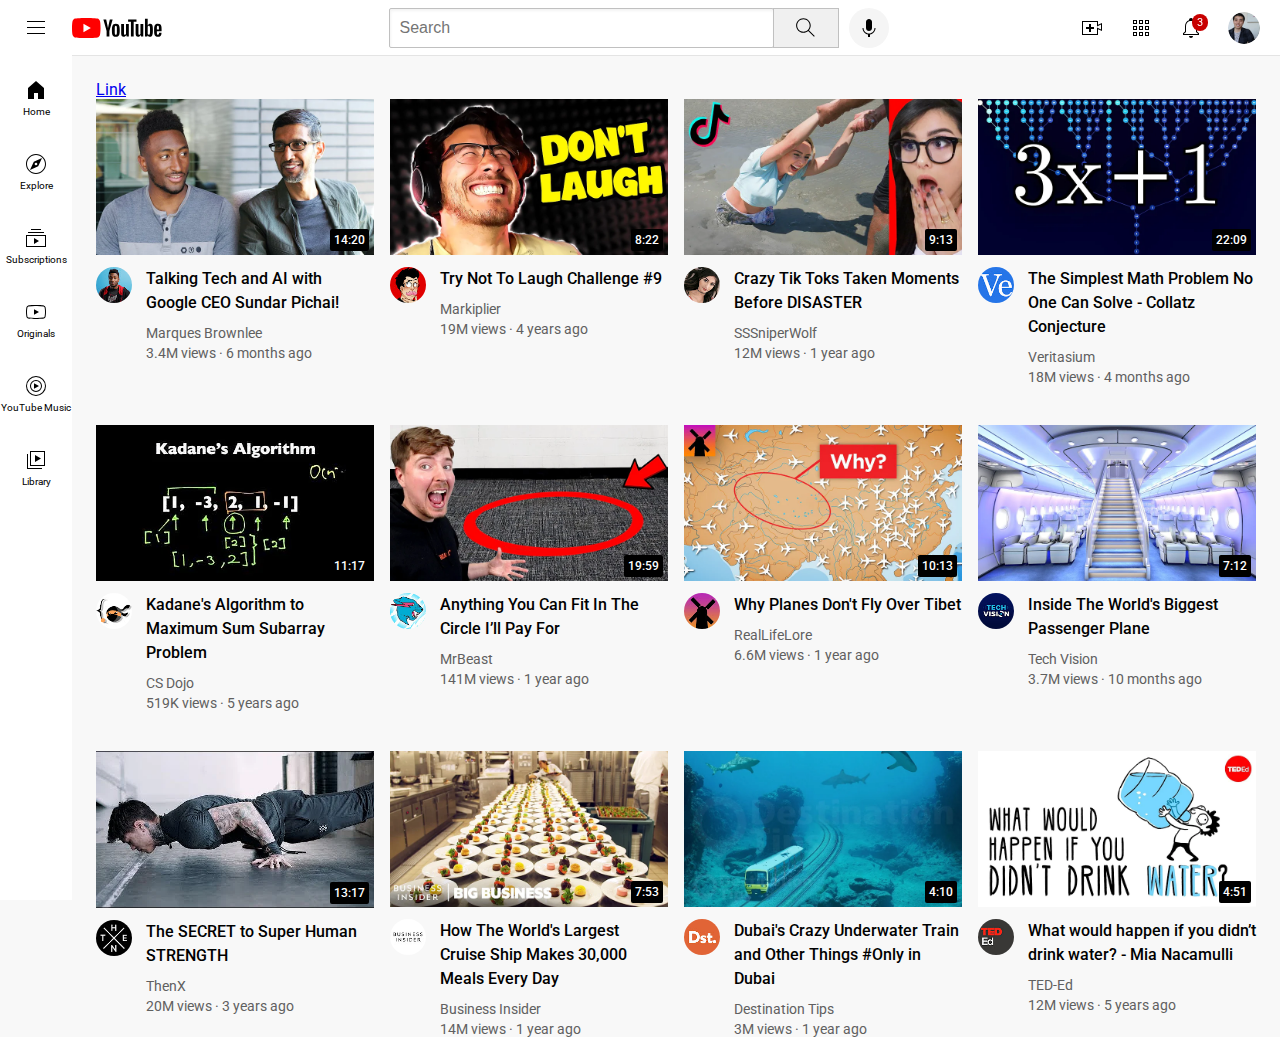
<file: index.html>
<!DOCTYPE html>
<html>
  <head>
    <title>YouTube.com Clone</title>

    <link rel="preconnect" href="https://fonts.googleapis.com">
    <link rel="preconnect" href="https://fonts.gstatic.com" crossorigin>
    <link href="https://fonts.googleapis.com/css2?family=Roboto:wght@400;500;700&display=swap" rel="stylesheet">

    <link rel="stylesheet" href="styles/general.css">
    <link rel="stylesheet" href="styles/header.css">
    <link rel="stylesheet" href="styles/video.css">
    <link rel="stylesheet" href="styles/sidebar.css">
  </head>
  <body>

    <a href="test.html">Link</a>
    <header class="header">
      <div class="left-section">
        <img class="hamburger-menu" src="icons/hamburger-menu.svg">
        <img class="youtube-logo" src="icons/youtube-logo.svg">
      </div>
      <div class="middle-section">
        <input class="search-bar" type="text" placeholder="Search">
        <button class="search-button">
          <img class="search-icon" src="icons/search.svg">
          <div class="tooltip">Search</div>
        </button>
        <!-- Put position absolute inside position relative -->
        <button class="voice-search-button">
          <img class="voice-search-icon" src="icons/voice-search-icon.svg">
          <div class="tooltip">Search with your voice</div>
        </button>
      </div>
      <div class="right-section">
        <div class="upload-icon-container">
          <img class="upload-icon" src="icons/upload.svg">
          <div class="tooltip">Create</div>
        </div>
        <div class="youtube-apps-icon-container">
          <img class="youtube-apps-icon" src="icons/youtube-apps.svg">
          <div class="tooltip">YouTube Apps</div>
        </div>
        <div class="notifications-icon-container">
          <img class="notifications-icon" src="icons/notifications.svg">
          <div class="notifications-count">3</div>
          <div class="tooltip">Notifications</div>
        </div>
        <img class="current-user-picture" src="channel-pictures/my-channel.jpeg">
      </div>
    </header>

    <nav class="sidebar">
      <div class="sidebar-link">
        <img src="icons/home.svg">
        <div>Home</div>
      </div>
      <div class="sidebar-link">
        <img src="icons/explore.svg">
        <div>Explore</div>
      </div>
      <div class="sidebar-link">
        <img src="icons/subscriptions.svg">
        <div>Subscriptions</div>
      </div>
      <div class="sidebar-link">
        <img src="icons/originals.svg">
        <div>Originals</div>
      </div>
      <div class="sidebar-link">
        <img src="icons/youtube-music.svg">
        <div>YouTube Music</div>
      </div>
      <div class="sidebar-link">
        <img src="icons/library.svg">
        <div>Library</div>
      </div>
    </nav>

    <main>
      <section class="video-grid">
        <div class="video-preview">
          <div class="thumbnail-row">
            <img class="thumbnail" src="thumbnails/thumbnail-1.webp">
            <div class="video-time">14:20</div>
          </div>
          <div class="video-info-grid">
            <div class="channel-picture">
              <img class="profile-picture" src="channel-pictures/channel-1.jpeg">
            </div>
            <div class="video-info">
              <p class="video-title">
                Talking Tech and AI with Google CEO Sundar Pichai!
              </p>
              <p class="video-author">
                Marques Brownlee
              </p>
              <p class="video-stats">
                3.4M views &#183; 6 months ago
              </p>
            </div>
          </div>
        </div>

        <div class="video-preview">
          <div class="thumbnail-row">
            <img class="thumbnail" src="thumbnails/thumbnail-2.webp">
            <div class="video-time">8:22</div>
          </div>
          <div class="video-info-grid">
            <div class="channel-picture">
              <img class="profile-picture" src="channel-pictures/channel-2.jpeg">
            </div>
            <div class="video-info">
              <p class="video-title">
                Try Not To Laugh Challenge #9
              </p>
              <p class="video-author">
                Markiplier
              </p>
              <p class="video-stats">
                19M views &#183; 4 years ago
              </p>
            </div>
          </div>
        </div>

        <div class="video-preview">
          <div class="thumbnail-row">
            <img class="thumbnail" src="thumbnails/thumbnail-3.webp">
            <div class="video-time">9:13</div>
          </div>
          <div class="video-info-grid">
            <div class="channel-picture">
              <img class="profile-picture" src="channel-pictures/channel-3.jpeg">
            </div>
            <div class="video-info">
              <p class="video-title">
                Crazy Tik Toks Taken Moments Before DISASTER
              </p>
              <p class="video-author">
                SSSniperWolf
              </p>
              <p class="video-stats">
                12M views &#183; 1 year ago
              </p>
            </div>
          </div>
        </div>

        <div class="video-preview">
          <div class="thumbnail-row">
            <img class="thumbnail" src="thumbnails/thumbnail-4.webp">
            <div class="video-time">22:09</div>
          </div>
          <div class="video-info-grid">
            <div class="channel-picture">
              <img class="profile-picture" src="channel-pictures/channel-4.jpeg">
            </div>
            <div class="video-info">
              <p class="video-title">
                The Simplest Math Problem No One Can Solve - Collatz Conjecture
              </p>
              <p class="video-author">
                Veritasium
              </p>
              <p class="video-stats">
                18M views &#183; 4 months ago
              </p>
            </div>
          </div>
        </div>

        <div class="video-preview">
          <div class="thumbnail-row">
            <img class="thumbnail" src="thumbnails/thumbnail-5.webp">
            <div class="video-time">11:17</div>
          </div>
          <div class="video-info-grid">
            <div class="channel-picture">
              <img class="profile-picture" src="channel-pictures/channel-5.jpeg">
            </div>
            <div class="video-info">
              <p class="video-title">
                Kadane's Algorithm to Maximum Sum Subarray Problem
              </p>
              <p class="video-author">
                CS Dojo
              </p>
              <p class="video-stats">
                519K views &#183; 5 years ago
              </p>
            </div>
          </div>
        </div>

        <div class="video-preview">
          <div class="thumbnail-row">
            <img class="thumbnail" src="thumbnails/thumbnail-6.webp">
            <div class="video-time">19:59</div>
          </div>
          <div class="video-info-grid">
            <div class="channel-picture">
              <img class="profile-picture" src="channel-pictures/channel-6.jpeg">
            </div>
            <div class="video-info">
              <p class="video-title">
                Anything You Can Fit In The Circle I’ll Pay For
              </p>
              <p class="video-author">
                MrBeast
              </p>
              <p class="video-stats">
                141M views &#183; 1 year ago
              </p>
            </div>
          </div>
        </div>

        <div class="video-preview">
          <div class="thumbnail-row">
            <img class="thumbnail" src="thumbnails/thumbnail-7.webp">
            <div class="video-time">10:13</div>
          </div>
          <div class="video-info-grid">
            <div class="channel-picture">
              <img class="profile-picture" src="channel-pictures/channel-7.jpeg">
            </div>
            <div class="video-info">
              <p class="video-title">
                Why Planes Don't Fly Over Tibet
              </p>
              <p class="video-author">
                RealLifeLore
              </p>
              <p class="video-stats">
                6.6M views &#183; 1 year ago
              </p>
            </div>
          </div>
        </div>

        <div class="video-preview">
          <div class="thumbnail-row">
            <img class="thumbnail" src="thumbnails/thumbnail-8.webp">
            <div class="video-time">7:12</div>
          </div>
          <div class="video-info-grid">
            <div class="channel-picture">
              <img class="profile-picture" src="channel-pictures/channel-8.jpeg">
            </div>
            <div class="video-info">
              <p class="video-title">
                Inside The World's Biggest Passenger Plane
              </p>
              <p class="video-author">
                Tech Vision
              </p>
              <p class="video-stats">
                3.7M views &#183; 10 months ago
              </p>
            </div>
          </div>
        </div>

        <div class="video-preview">
          <div class="thumbnail-row">
            <img class="thumbnail" src="thumbnails/thumbnail-9.webp">
            <div class="video-time">13:17</div>
          </div>
          <div class="video-info-grid">
            <div class="channel-picture">
              <img class="profile-picture" src="channel-pictures/channel-9.jpeg">
            </div>
            <div class="video-info">
              <p class="video-title">
                The SECRET to Super Human STRENGTH
              </p>
              <p class="video-author">
                ThenX
              </p>
              <p class="video-stats">
                20M views &#183; 3 years ago
              </p>
            </div>
          </div>
        </div>

        <div class="video-preview">
          <div class="thumbnail-row">
            <img class="thumbnail" src="thumbnails/thumbnail-10.webp">
            <div class="video-time">7:53</div>
          </div>
          <div class="video-info-grid">
            <div class="channel-picture">
              <img class="profile-picture" src="channel-pictures/channel-10.jpeg">
            </div>
            <div class="video-info">
              <p class="video-title">
                How The World's Largest Cruise Ship Makes 30,000 Meals Every Day
              </p>
              <p class="video-author">
                Business Insider
              </p>
              <p class="video-stats">
                14M views &#183; 1 year ago
              </p>
            </div>
          </div>
        </div>

        <div class="video-preview">
          <div class="thumbnail-row">
            <img class="thumbnail" src="thumbnails/thumbnail-11.webp">
            <div class="video-time">4:10</div>
          </div>
          <div class="video-info-grid">
            <div class="channel-picture">
              <img class="profile-picture" src="channel-pictures/channel-11.jpeg">
            </div>
            <div class="video-info">
              <p class="video-title">
                Dubai's Crazy Underwater Train and Other Things #Only in Dubai
              </p>
              <p class="video-author">
                Destination Tips
              </p>
              <p class="video-stats">
                3M views &#183; 1 year ago
              </p>
            </div>
          </div>
        </div>

        <div class="video-preview">
          <div class="thumbnail-row">
            <img class="thumbnail" src="thumbnails/thumbnail-12.webp">
            <div class="video-time">4:51</div>
          </div>
          <div class="video-info-grid">
            <div class="channel-picture">
              <img class="profile-picture" src="channel-pictures/channel-12.jpeg">
            </div>
            <div class="video-info">
              <p class="video-title">
                What would happen if you didn’t drink water? - Mia Nacamulli
              </p>
              <p class="video-author">
                TED-Ed
              </p>
              <p class="video-stats">
                12M views &#183; 5 years ago
              </p>
            </div>
          </div>
        </div>
      </section>
    </main>
  </body>
</html>
</file>
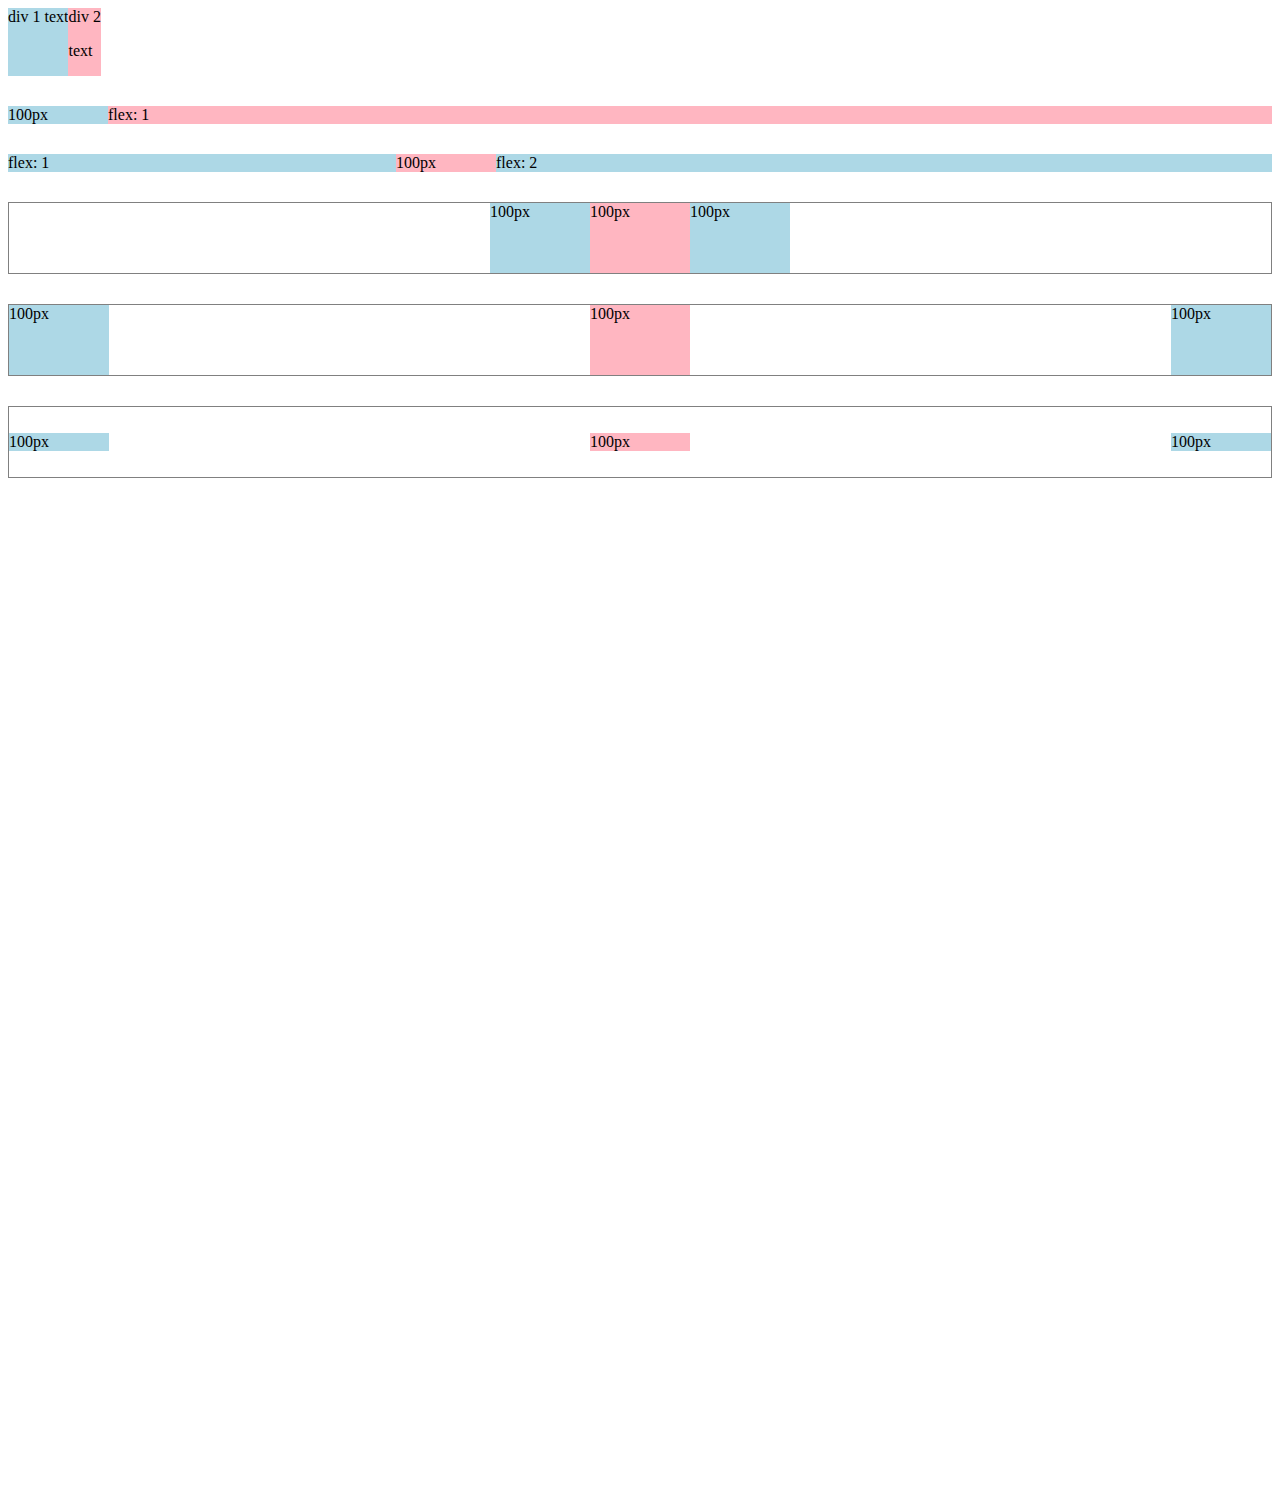
<file: flexbox.html>
<!DOCTYPE html>
<html>
  <head>
    <title>Flexbox Practice</title>
  </head>
  <body style="padding-bottom: 1000px;">
    <div style="
      display: flex;
      flex-direction: row;
    ">
      <div style="background-color: lightblue;">div 1 text</div>
      <div style="background-color: lightpink;">div 2 <p>text</p></div>
    </div>

    <div style="
      margin-top: 30px;
      display: flex;
      flex-direction: row;
    ">
      <div style="
        background-color: lightblue;
        width: 100px;
      ">100px</div>
      <div style="
        background-color: lightpink;
        flex: 1;
      ">flex: 1</div>
    </div>

    <div style="
      margin-top: 30px;
      display: flex;
      flex-direction: row;
    ">
      <div style="
        background-color: lightblue;
        flex: 1;
      ">flex: 1</div>
      <div style="
        background-color: lightpink;
        width: 100px;
      ">100px</div>
      <div style="
        background-color: lightblue;
        flex: 2;
      ">flex: 2</div>
    </div>

    <div style="
      margin-top: 30px;
      height: 70px;
      border-width: 1px;
      border-style: solid;
      border-color: gray;

      display: flex;
      flex-direction: row;
      justify-content: center;
    ">
      <div style="
        background-color: lightblue;
        width: 100px;
      ">100px</div>
      <div style="
        background-color: lightpink;
        width: 100px;
      ">100px</div>
      <div style="
        background-color: lightblue;
        width: 100px;
      ">100px</div>
    </div>

    <div style="
      margin-top: 30px;
      height: 70px;
      border-width: 1px;
      border-style: solid;
      border-color: gray;

      display: flex;
      flex-direction: row;
      justify-content: space-between;
    ">
      <div style="
        background-color: lightblue;
        width: 100px;
      ">100px</div>
      <div style="
        background-color: lightpink;
        width: 100px;
      ">100px</div>
      <div style="
        background-color: lightblue;
        width: 100px;
      ">100px</div>
    </div>

    <div style="
      margin-top: 30px;
      height: 70px;
      border-width: 1px;
      border-style: solid;
      border-color: gray;

      display: flex;
      flex-direction: row;
      justify-content: space-between;
      align-items: center;
    ">
      <div style="
        background-color: lightblue;
        width: 100px;
      ">100px</div>
      <div style="
        background-color: lightpink;
        width: 100px;
      ">100px</div>
      <div style="
        background-color: lightblue;
        width: 100px;
      ">100px</div>
    </div>
  </body>
</html>
</file>
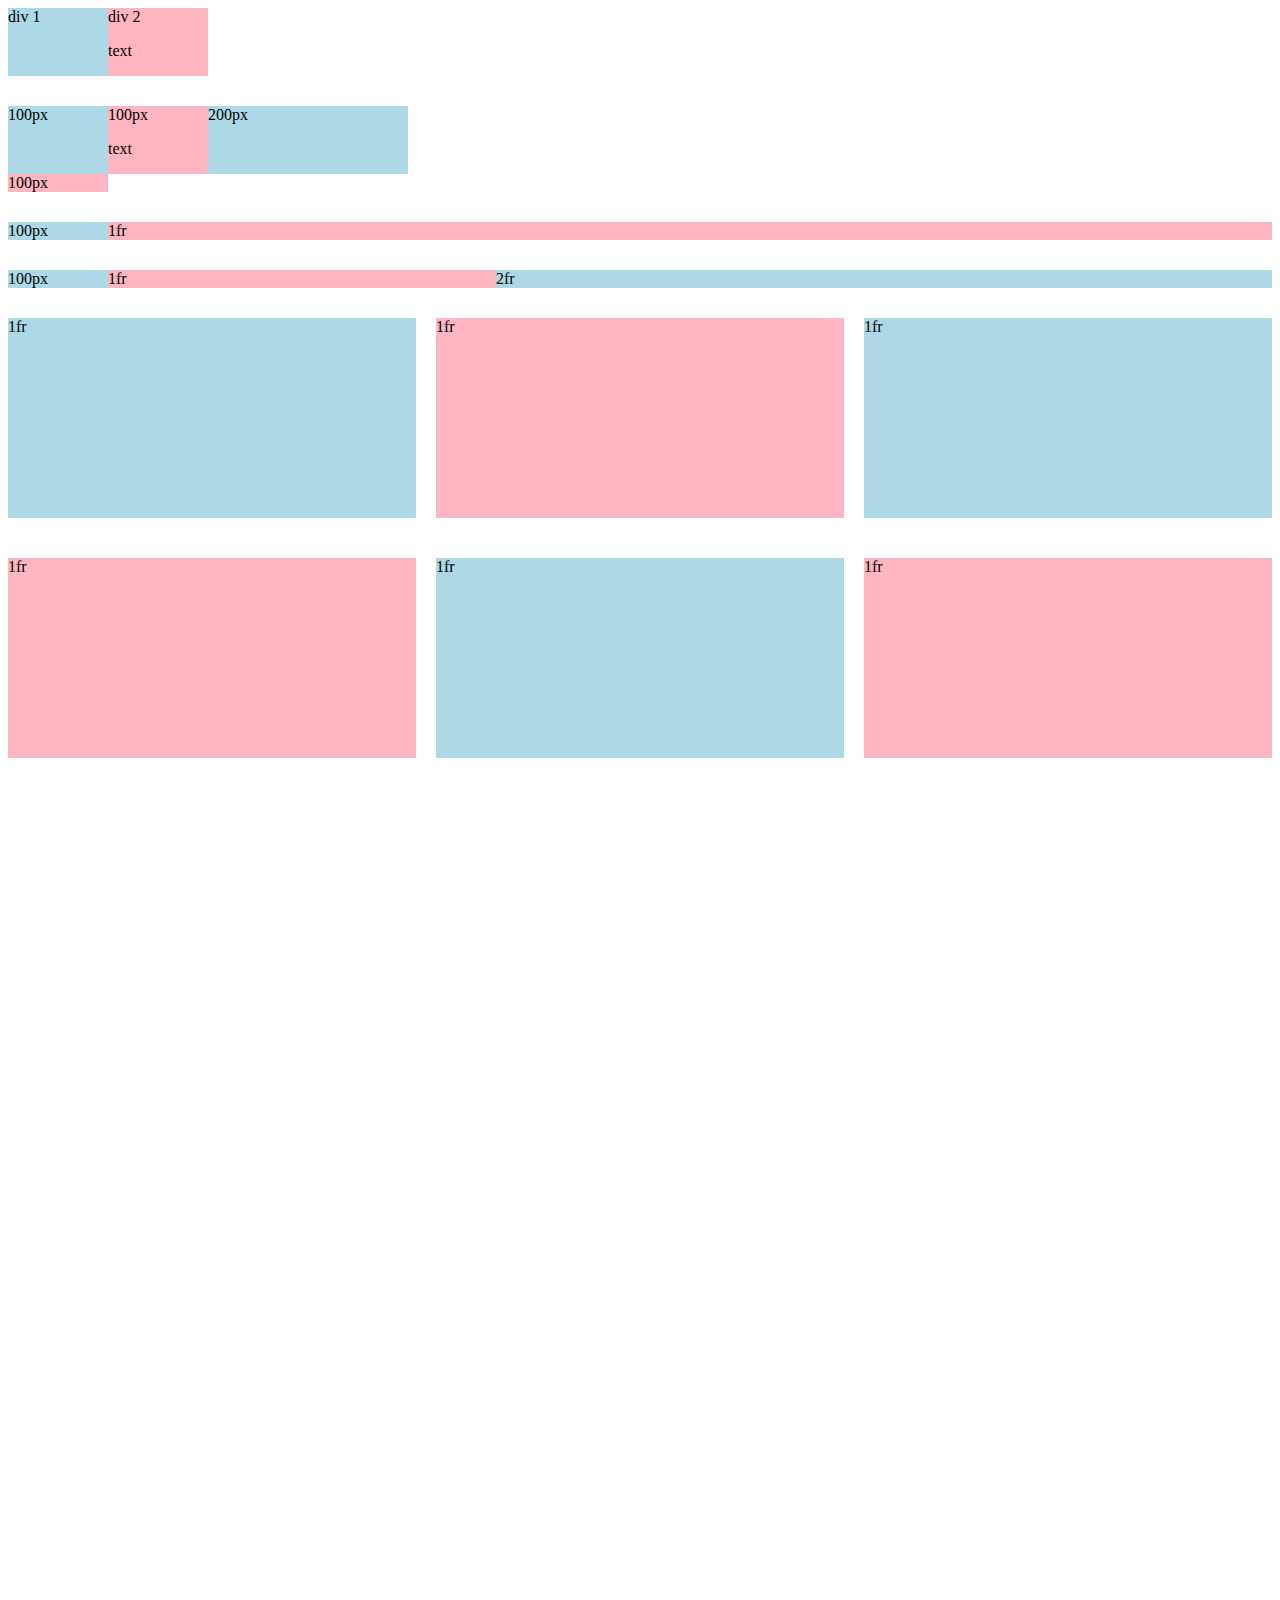
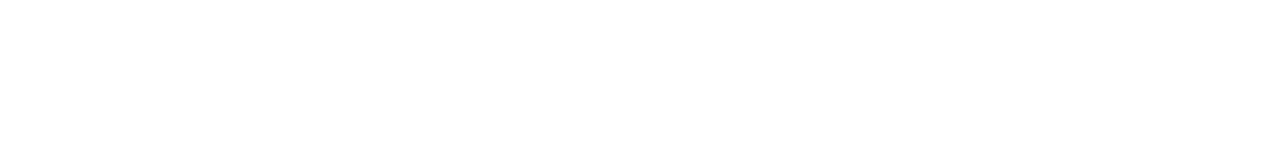
<file: grid.html>
<!DOCTYPE html>
<html>
  <head>
    <title>Grid Practice</title>
  </head>
  <body style="padding-bottom: 1000px;">
    <div style="
      display: grid;
      grid-template-columns: 100px 100px;
    ">
      <div style="background-color: lightblue;">div 1</div>
      <div style="background-color: lightpink;">div 2<p>text</p></div>
    </div>

    <div style="
      margin-top: 30px;
      display: grid;
      grid-template-columns: 100px 100px 200px;
    ">
      <div style="background-color: lightblue;">100px</div>
      <div style="background-color: lightpink;">100px<p>text</p></div>
      <div style="background-color: lightblue;">200px</div>
      <div style="background-color: lightpink;">100px</div>
    </div>

    <div style="
      margin-top: 30px;
      display: grid;
      grid-template-columns: 100px 1fr;
    ">
      <div style="background-color: lightblue;">100px</div>
      <div style="background-color: lightpink;">1fr</div>
    </div>

    <div style="
      margin-top: 30px;
      display: grid;
      grid-template-columns: 100px 1fr 2fr;
    ">
      <div style="background-color: lightblue;">100px</div>
      <div style="background-color: lightpink;">1fr</div>
      <div style="background-color: lightblue;">2fr</div>
    </div>

    <div style="
      margin-top: 30px;
      display: grid;
      grid-template-columns: 1fr 1fr 1fr;
      column-gap: 20px;
      row-gap: 40px;
    ">
      <div style="background-color: lightblue; height: 200px;">1fr</div>
      <div style="background-color: lightpink; height: 200px;">1fr</div>
      <div style="background-color: lightblue; height: 200px;">1fr</div>
      <div style="background-color: lightpink; height: 200px;">1fr</div>
      <div style="background-color: lightblue; height: 200px;">1fr</div>
      <div style="background-color: lightpink; height: 200px;">1fr</div>
    </div>
  </body>
</html>
</file>
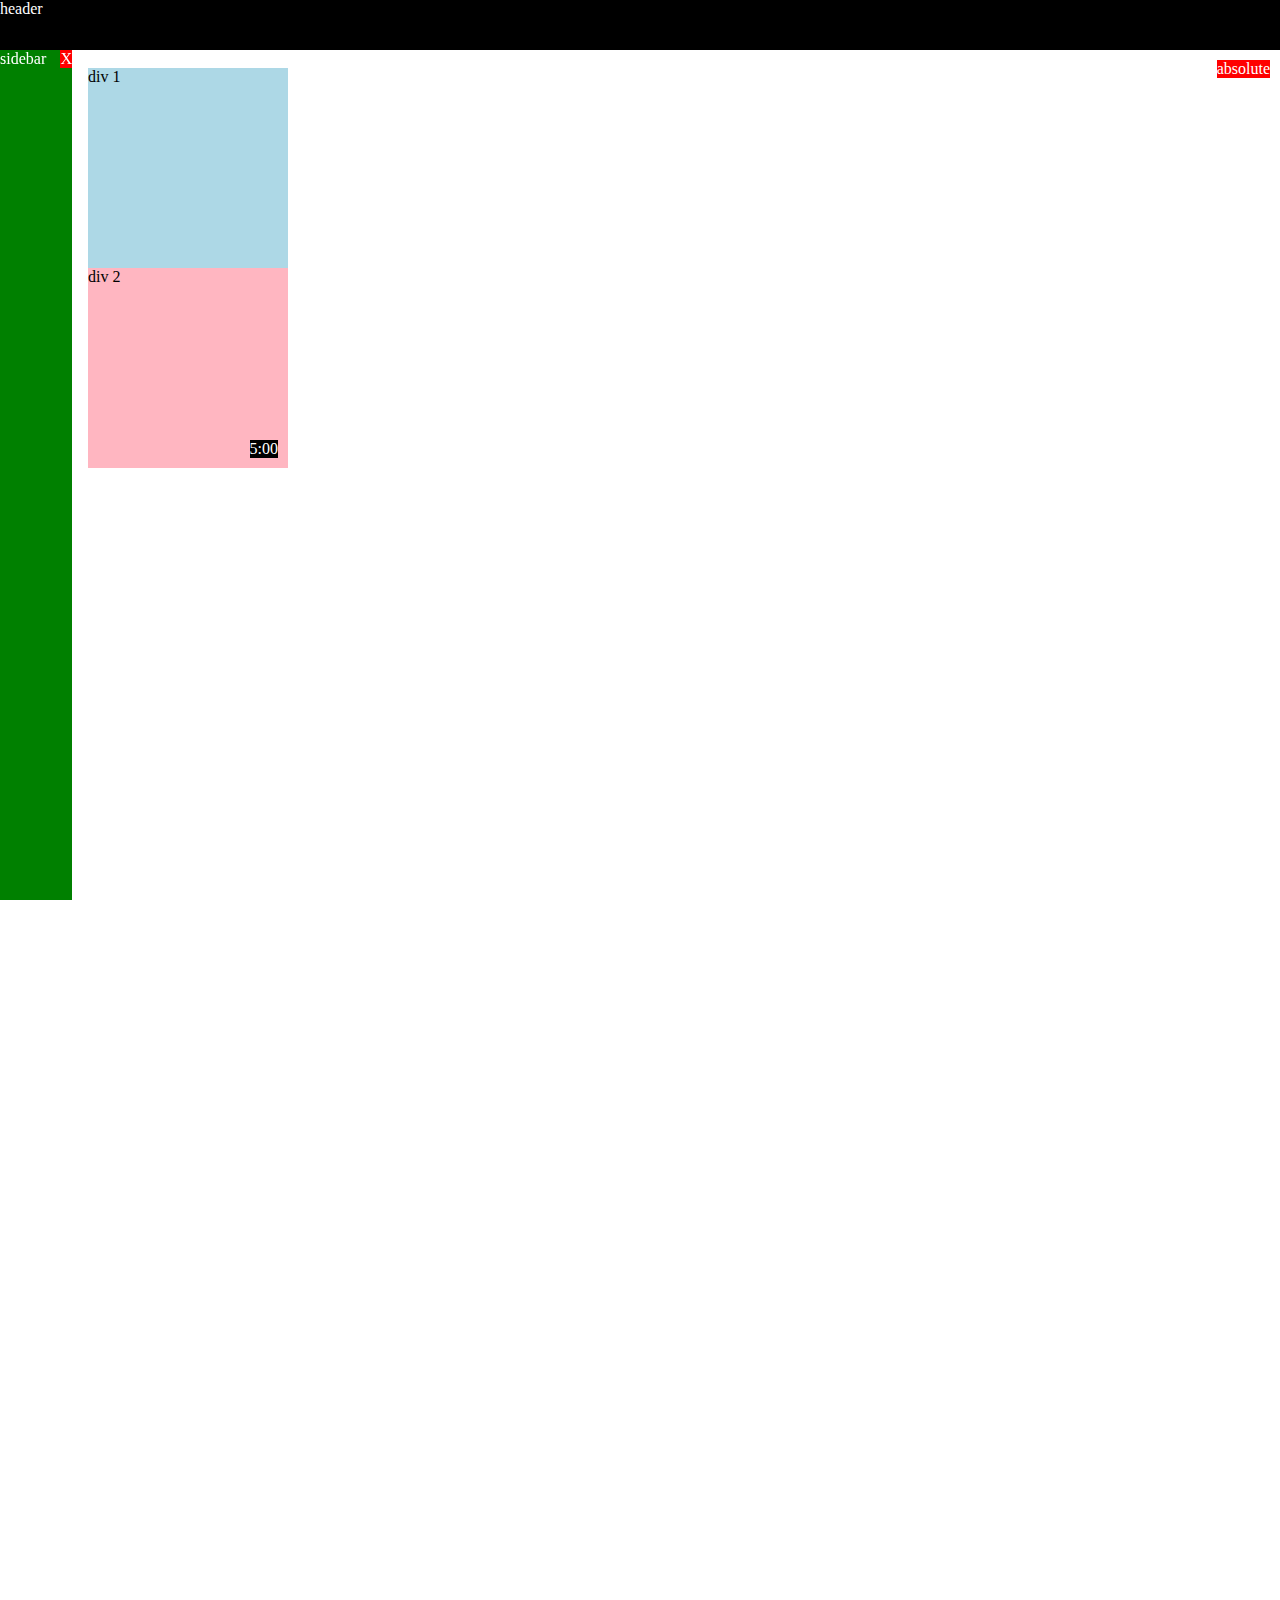
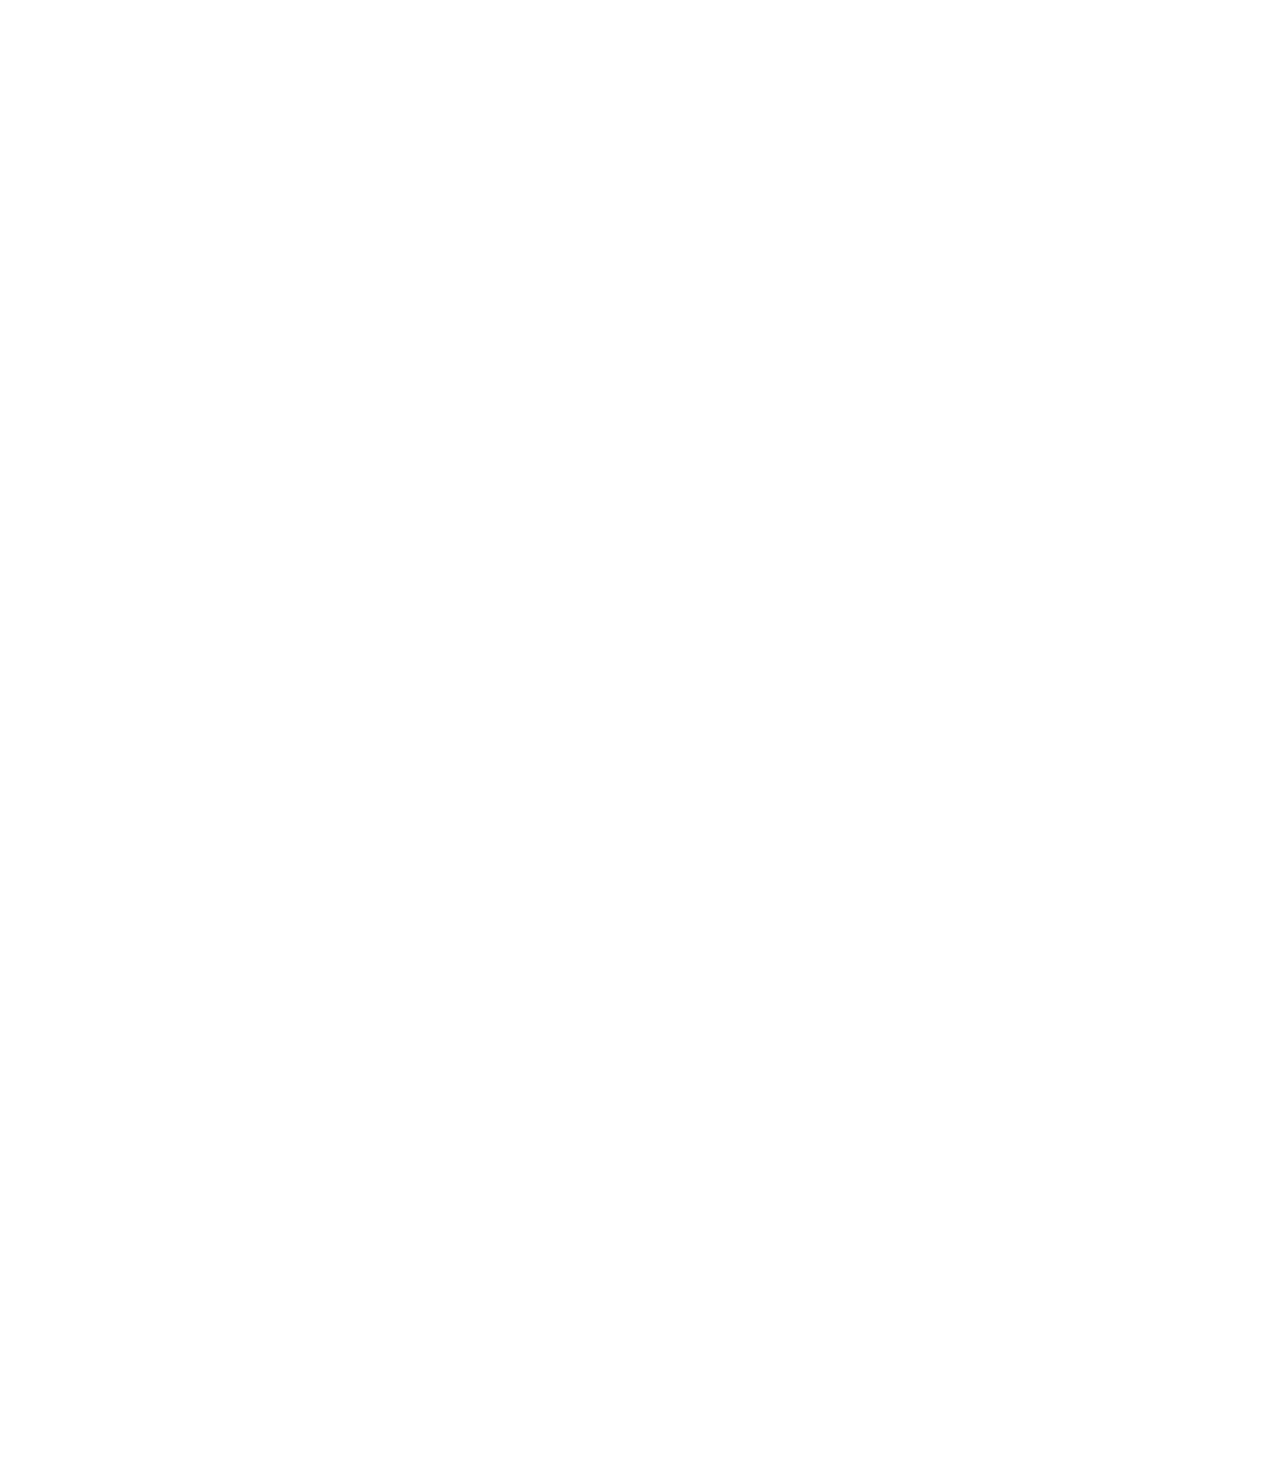
<file: position.html>
<!DOCTYPE html>
<html>
  <head>
    <title>Position Practice</title>
  </head>
  <body style="
    height: 3000px;
    padding-top: 60px;
    padding-left: 80px;
  ">
    <div style="
      background-color: black;
      color: white;
      position: fixed;
      top: 0;
      left: 0;
      right: 0;
      height: 50px;
      z-index: 100;
    ">header</div>

    <div style="
      background-color: green;
      color: white;
      position: fixed;
      left: 0;
      bottom: 0;
      top: 50px;
      width: 72px;
    ">
      sidebar
      <div style="
        position: absolute;
        background-color: red;
        color: white;
        top: 0;
        right: 0;
      ">
        X
      </div>
    </div>

    <div style="
      position: absolute;
      background-color: red;
      color: white;
      top: 60px;
      right: 10px;
    ">
      absolute
    </div>

    <div style="
      background-color: lightblue;
      height: 200px;
      width: 200px;
      position: static;
    ">div 1</div>
    <div style="
      background-color: lightpink;
      height: 200px;
      width: 200px;
      position: relative;
    ">
      div 2
      <div style="
        position: absolute;
        background-color: black;
        color: white;
        bottom: 10px;
        right: 10px;
      ">
        5:00
      </div>
    </div>

  </body>
</html>
</file>
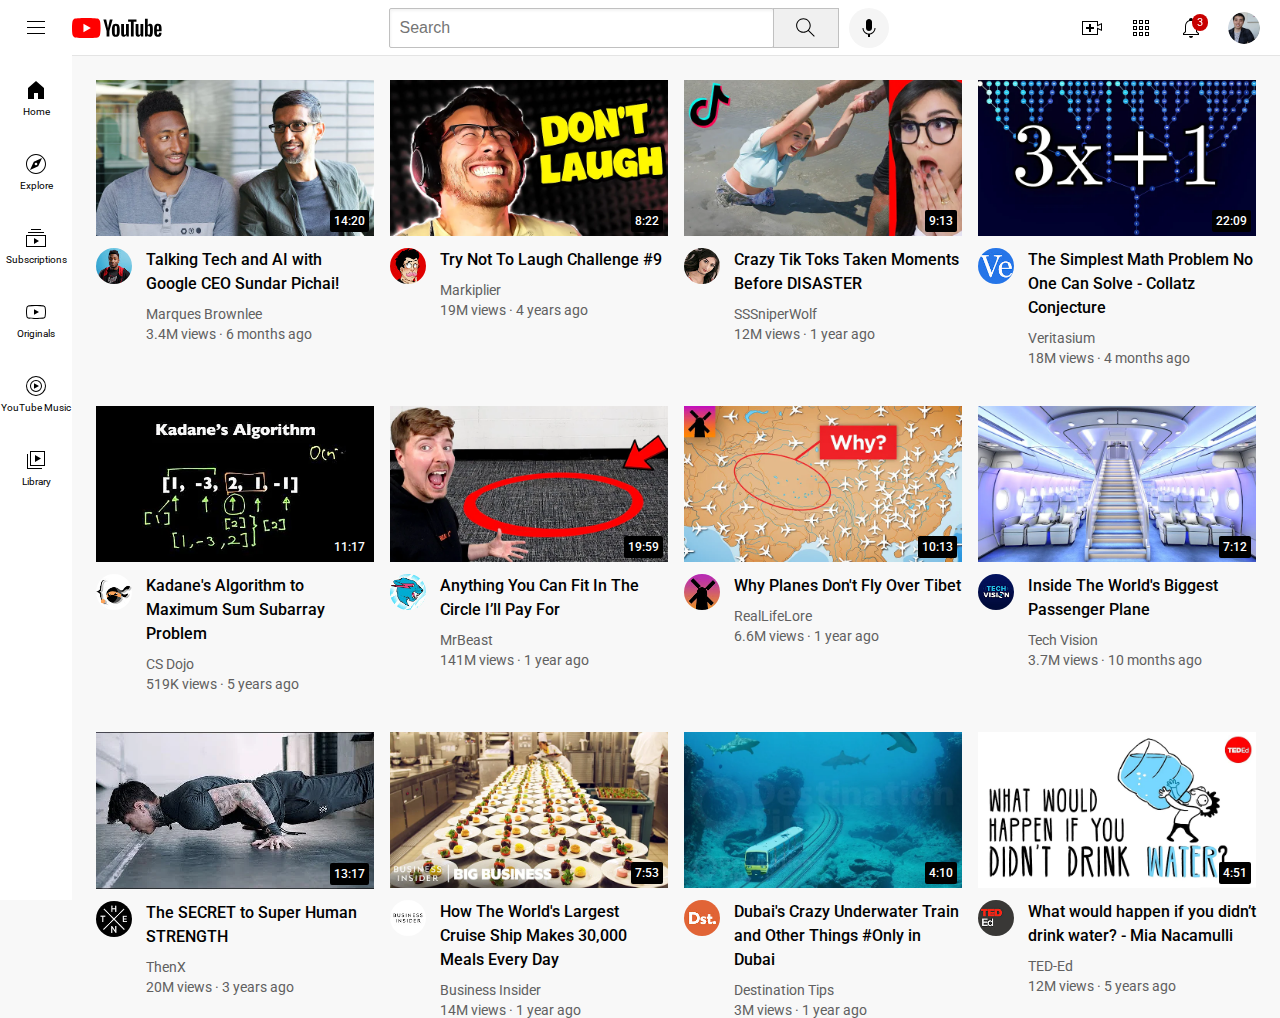
<file: youtube.html>
<!DOCTYPE html>
<html>
  <head>
    <title>YouTube.com Clone</title>

    <link rel="preconnect" href="https://fonts.googleapis.com">
    <link rel="preconnect" href="https://fonts.gstatic.com" crossorigin>
    <link href="https://fonts.googleapis.com/css2?family=Roboto:wght@400;500;700&display=swap" rel="stylesheet">

    <link rel="stylesheet" href="styles/general.css">
    <link rel="stylesheet" href="styles/header.css">
    <link rel="stylesheet" href="styles/video.css">
    <link rel="stylesheet" href="styles/sidebar.css">
  </head>
  <body>
    <header class="header">
      <div class="left-section">
        <img class="hamburger-menu" src="icons/hamburger-menu.svg">
        <img class="youtube-logo" src="icons/youtube-logo.svg">
      </div>
      <div class="middle-section">
        <input class="search-bar" type="text" placeholder="Search">
        <button class="search-button">
          <img class="search-icon" src="icons/search.svg">
          <div class="tooltip">Search</div>
        </button>
        <!-- Put position absolute inside position relative -->
        <button class="voice-search-button">
          <img class="voice-search-icon" src="icons/voice-search-icon.svg">
          <div class="tooltip">Search with your voice</div>
        </button>
      </div>
      <div class="right-section">
        <div class="upload-icon-container">
          <img class="upload-icon" src="icons/upload.svg">
          <div class="tooltip">Create</div>
        </div>
        <div class="youtube-apps-icon-container">
          <img class="youtube-apps-icon" src="icons/youtube-apps.svg">
          <div class="tooltip">YouTube Apps</div>
        </div>
        <div class="notifications-icon-container">
          <img class="notifications-icon" src="icons/notifications.svg">
          <div class="notifications-count">3</div>
          <div class="tooltip">Notifications</div>
        </div>
        <img class="current-user-picture" src="channel-pictures/my-channel.jpeg">
      </div>
    </header>

    <nav class="sidebar">
      <div class="sidebar-link">
        <img src="icons/home.svg">
        <div>Home</div>
      </div>
      <div class="sidebar-link">
        <img src="icons/explore.svg">
        <div>Explore</div>
      </div>
      <div class="sidebar-link">
        <img src="icons/subscriptions.svg">
        <div>Subscriptions</div>
      </div>
      <div class="sidebar-link">
        <img src="icons/originals.svg">
        <div>Originals</div>
      </div>
      <div class="sidebar-link">
        <img src="icons/youtube-music.svg">
        <div>YouTube Music</div>
      </div>
      <div class="sidebar-link">
        <img src="icons/library.svg">
        <div>Library</div>
      </div>
    </nav>

    <main>
      <section class="video-grid">
        <div class="video-preview">
          <div class="thumbnail-row">
            <img class="thumbnail" src="thumbnails/thumbnail-1.webp">
            <div class="video-time">14:20</div>
          </div>
          <div class="video-info-grid">
            <div class="channel-picture">
              <img class="profile-picture" src="channel-pictures/channel-1.jpeg">
            </div>
            <div class="video-info">
              <p class="video-title">
                Talking Tech and AI with Google CEO Sundar Pichai!
              </p>
              <p class="video-author">
                Marques Brownlee
              </p>
              <p class="video-stats">
                3.4M views &#183; 6 months ago
              </p>
            </div>
          </div>
        </div>

        <div class="video-preview">
          <div class="thumbnail-row">
            <img class="thumbnail" src="thumbnails/thumbnail-2.webp">
            <div class="video-time">8:22</div>
          </div>
          <div class="video-info-grid">
            <div class="channel-picture">
              <img class="profile-picture" src="channel-pictures/channel-2.jpeg">
            </div>
            <div class="video-info">
              <p class="video-title">
                Try Not To Laugh Challenge #9
              </p>
              <p class="video-author">
                Markiplier
              </p>
              <p class="video-stats">
                19M views &#183; 4 years ago
              </p>
            </div>
          </div>
        </div>

        <div class="video-preview">
          <div class="thumbnail-row">
            <img class="thumbnail" src="thumbnails/thumbnail-3.webp">
            <div class="video-time">9:13</div>
          </div>
          <div class="video-info-grid">
            <div class="channel-picture">
              <img class="profile-picture" src="channel-pictures/channel-3.jpeg">
            </div>
            <div class="video-info">
              <p class="video-title">
                Crazy Tik Toks Taken Moments Before DISASTER
              </p>
              <p class="video-author">
                SSSniperWolf
              </p>
              <p class="video-stats">
                12M views &#183; 1 year ago
              </p>
            </div>
          </div>
        </div>

        <div class="video-preview">
          <div class="thumbnail-row">
            <img class="thumbnail" src="thumbnails/thumbnail-4.webp">
            <div class="video-time">22:09</div>
          </div>
          <div class="video-info-grid">
            <div class="channel-picture">
              <img class="profile-picture" src="channel-pictures/channel-4.jpeg">
            </div>
            <div class="video-info">
              <p class="video-title">
                The Simplest Math Problem No One Can Solve - Collatz Conjecture
              </p>
              <p class="video-author">
                Veritasium
              </p>
              <p class="video-stats">
                18M views &#183; 4 months ago
              </p>
            </div>
          </div>
        </div>

        <div class="video-preview">
          <div class="thumbnail-row">
            <img class="thumbnail" src="thumbnails/thumbnail-5.webp">
            <div class="video-time">11:17</div>
          </div>
          <div class="video-info-grid">
            <div class="channel-picture">
              <img class="profile-picture" src="channel-pictures/channel-5.jpeg">
            </div>
            <div class="video-info">
              <p class="video-title">
                Kadane's Algorithm to Maximum Sum Subarray Problem
              </p>
              <p class="video-author">
                CS Dojo
              </p>
              <p class="video-stats">
                519K views &#183; 5 years ago
              </p>
            </div>
          </div>
        </div>

        <div class="video-preview">
          <div class="thumbnail-row">
            <img class="thumbnail" src="thumbnails/thumbnail-6.webp">
            <div class="video-time">19:59</div>
          </div>
          <div class="video-info-grid">
            <div class="channel-picture">
              <img class="profile-picture" src="channel-pictures/channel-6.jpeg">
            </div>
            <div class="video-info">
              <p class="video-title">
                Anything You Can Fit In The Circle I’ll Pay For
              </p>
              <p class="video-author">
                MrBeast
              </p>
              <p class="video-stats">
                141M views &#183; 1 year ago
              </p>
            </div>
          </div>
        </div>

        <div class="video-preview">
          <div class="thumbnail-row">
            <img class="thumbnail" src="thumbnails/thumbnail-7.webp">
            <div class="video-time">10:13</div>
          </div>
          <div class="video-info-grid">
            <div class="channel-picture">
              <img class="profile-picture" src="channel-pictures/channel-7.jpeg">
            </div>
            <div class="video-info">
              <p class="video-title">
                Why Planes Don't Fly Over Tibet
              </p>
              <p class="video-author">
                RealLifeLore
              </p>
              <p class="video-stats">
                6.6M views &#183; 1 year ago
              </p>
            </div>
          </div>
        </div>

        <div class="video-preview">
          <div class="thumbnail-row">
            <img class="thumbnail" src="thumbnails/thumbnail-8.webp">
            <div class="video-time">7:12</div>
          </div>
          <div class="video-info-grid">
            <div class="channel-picture">
              <img class="profile-picture" src="channel-pictures/channel-8.jpeg">
            </div>
            <div class="video-info">
              <p class="video-title">
                Inside The World's Biggest Passenger Plane
              </p>
              <p class="video-author">
                Tech Vision
              </p>
              <p class="video-stats">
                3.7M views &#183; 10 months ago
              </p>
            </div>
          </div>
        </div>

        <div class="video-preview">
          <div class="thumbnail-row">
            <img class="thumbnail" src="thumbnails/thumbnail-9.webp">
            <div class="video-time">13:17</div>
          </div>
          <div class="video-info-grid">
            <div class="channel-picture">
              <img class="profile-picture" src="channel-pictures/channel-9.jpeg">
            </div>
            <div class="video-info">
              <p class="video-title">
                The SECRET to Super Human STRENGTH
              </p>
              <p class="video-author">
                ThenX
              </p>
              <p class="video-stats">
                20M views &#183; 3 years ago
              </p>
            </div>
          </div>
        </div>

        <div class="video-preview">
          <div class="thumbnail-row">
            <img class="thumbnail" src="thumbnails/thumbnail-10.webp">
            <div class="video-time">7:53</div>
          </div>
          <div class="video-info-grid">
            <div class="channel-picture">
              <img class="profile-picture" src="channel-pictures/channel-10.jpeg">
            </div>
            <div class="video-info">
              <p class="video-title">
                How The World's Largest Cruise Ship Makes 30,000 Meals Every Day
              </p>
              <p class="video-author">
                Business Insider
              </p>
              <p class="video-stats">
                14M views &#183; 1 year ago
              </p>
            </div>
          </div>
        </div>

        <div class="video-preview">
          <div class="thumbnail-row">
            <img class="thumbnail" src="thumbnails/thumbnail-11.webp">
            <div class="video-time">4:10</div>
          </div>
          <div class="video-info-grid">
            <div class="channel-picture">
              <img class="profile-picture" src="channel-pictures/channel-11.jpeg">
            </div>
            <div class="video-info">
              <p class="video-title">
                Dubai's Crazy Underwater Train and Other Things #Only in Dubai
              </p>
              <p class="video-author">
                Destination Tips
              </p>
              <p class="video-stats">
                3M views &#183; 1 year ago
              </p>
            </div>
          </div>
        </div>

        <div class="video-preview">
          <div class="thumbnail-row">
            <img class="thumbnail" src="thumbnails/thumbnail-12.webp">
            <div class="video-time">4:51</div>
          </div>
          <div class="video-info-grid">
            <div class="channel-picture">
              <img class="profile-picture" src="channel-pictures/channel-12.jpeg">
            </div>
            <div class="video-info">
              <p class="video-title">
                What would happen if you didn’t drink water? - Mia Nacamulli
              </p>
              <p class="video-author">
                TED-Ed
              </p>
              <p class="video-stats">
                12M views &#183; 5 years ago
              </p>
            </div>
          </div>
        </div>
      </section>
    </main>
  </body>
</html>
</file>
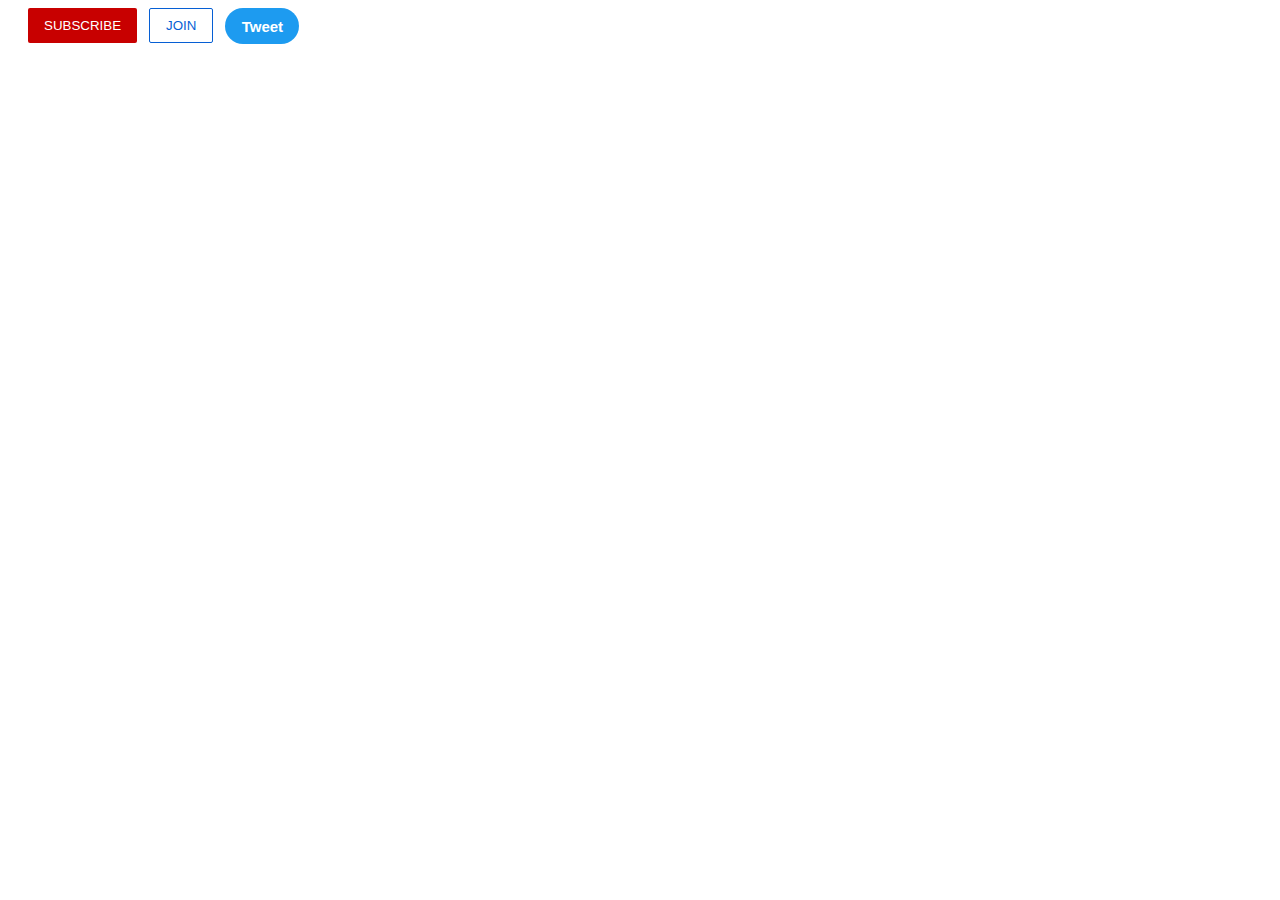
<file: intro-to-html/buttons.html>
<!DOCTYPE html>
<html>
  <head>
    <title>Buttons Practice</title>
    <link rel="stylesheet" href="styles/buttons.css">
  </head>
  <body>
    <button class="subscribe-button">
      SUBSCRIBE
    </button>

    <button class="join-button">
      JOIN
    </button>

    <button class="tweet-button">
      Tweet
    </button>
  </body>
</html>
</file>
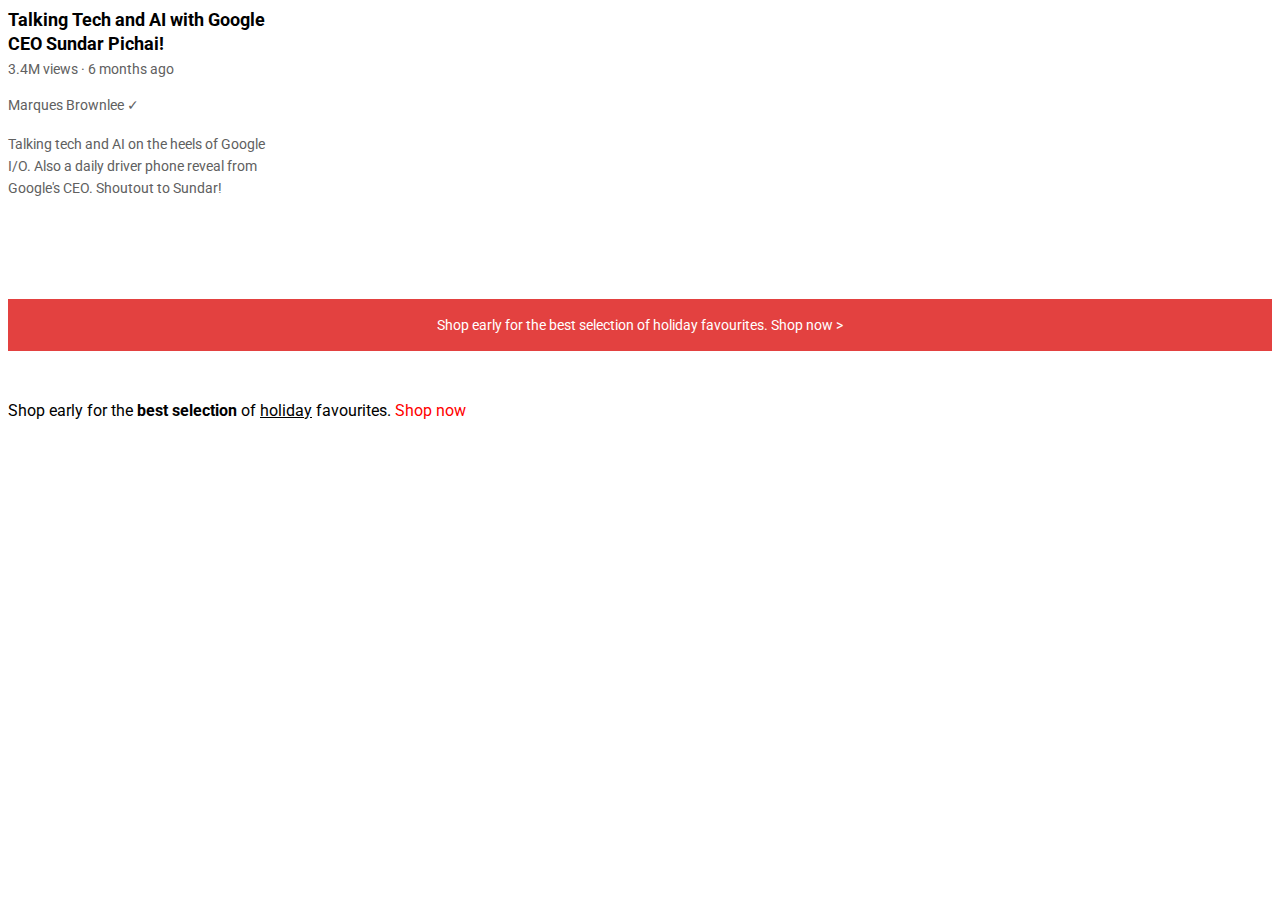
<file: intro-to-html/text.html>
<!DOCTYPE html>
<html>
  <head>
    <title>Text Practice</title>

    <link rel="preconnect" href="https://fonts.googleapis.com">
    <link rel="preconnect" href="https://fonts.gstatic.com" crossorigin>
    <link href="https://fonts.googleapis.com/css2?family=Roboto:wght@400;700&display=swap" rel="stylesheet">

    <link rel="stylesheet" href="styles/text.css">
  </head>
  <body>
    <p class="video-title">
      Talking Tech and AI with Google CEO Sundar Pichai!
    </p>

    <p class="video-stats">
      3.4M views &#183; 6 months ago
    </p>

    <p class="video-author">
      Marques Brownlee &#10003;
    </p>

    <p class="video-description">
      Talking tech and AI on the heels of Google I/O. Also a daily driver phone reveal from Google's CEO. Shoutout to Sundar!
    </p>

    <p class="apple-text">
      Shop early for the best selection of holiday favourites. <span class="shop-link">Shop now &#62;</span>
    </p>

    <p>
      Shop early for the <strong>best selection</strong> of <u>holiday</u> favourites. <span class="span-example">Shop now</span>
    </p>
  </body>
</html>
</file>
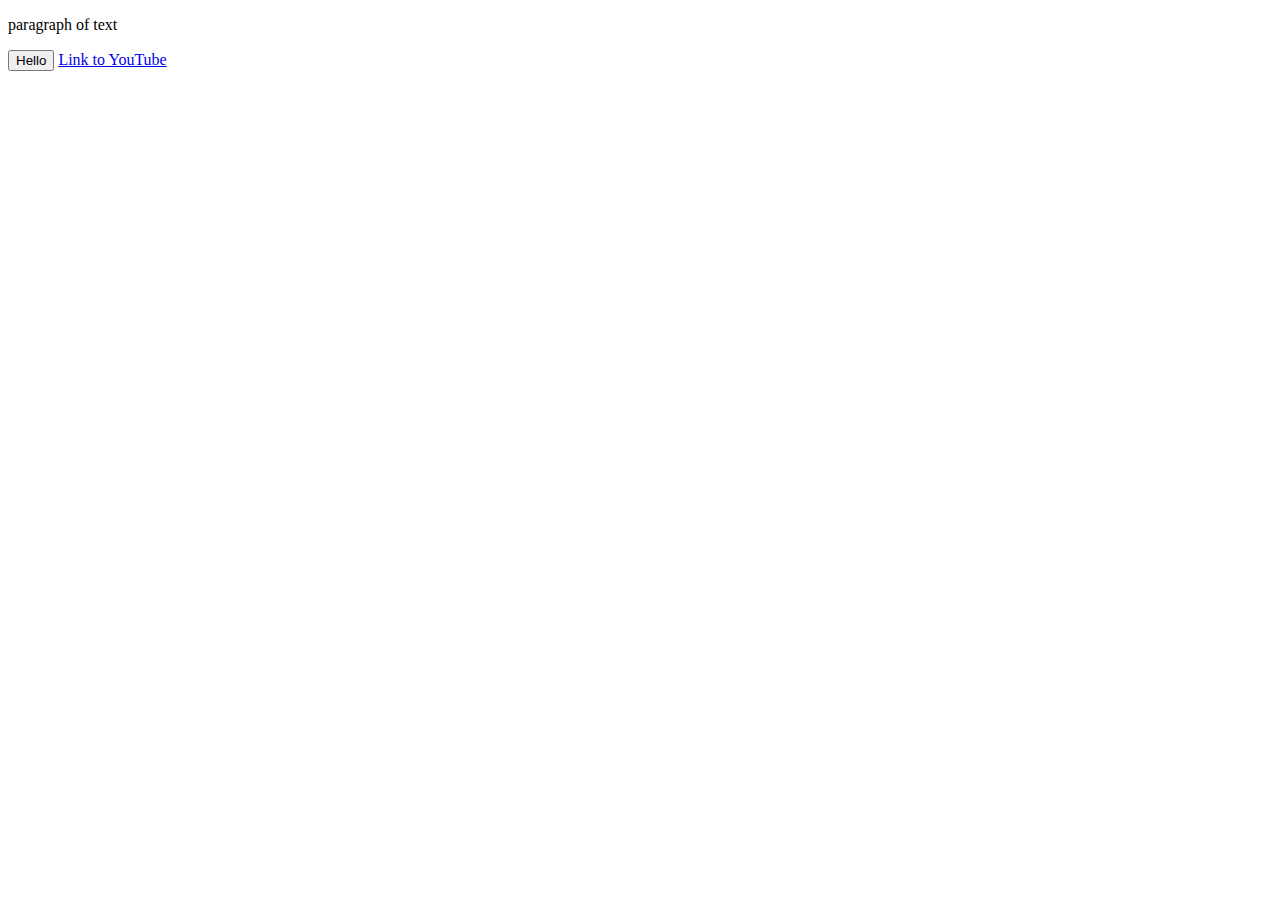
<file: intro-to-html/website.html>
<!DOCTYPE html>
<html>
  <head>
    <title>First Website</title>
  </head>
  <body>
    <p>
      paragraph of text
    </p>

    <button>
      Hello
    </button>

    <a href="https://www.youtube.com/" target="blank">
      Link to YouTube
    </a>
  </body>
</html>
</file>
<file: styles/general.css>
p {
  margin-top: 0;
  margin-bottom: 0;
}

body {
  /* This style below will be inherited */
  font-family: Roboto, Arial;
  margin: 0;
  padding-top: 80px;
  padding-left: 96px;
  padding-right: 24px;
  background-color: rgb(248, 248, 248);
}
</file>
<file: styles/header.css>
.header {
  height: 55px;

  display: flex;
  flex-direction: row;
  justify-content: space-between;

  position: fixed;
  top: 0;
  left: 0;
  right: 0;
  z-index: 100;

  background-color: white;
  border-bottom-width: 1px;
  border-bottom-style: solid;
  border-bottom-color: rgb(228, 228, 228);
}

.left-section {
  display: flex;
  align-items: center;
}

.hamburger-menu {
  height: 24px;
  margin-left: 24px;
  margin-right: 24px;
}

.youtube-logo {
  height: 20px;
}

.middle-section {
  flex: 1;
  margin-left: 70px;
  margin-right: 35px;
  max-width: 500px;
  display: flex;
  align-items: center;
}

.search-bar {
  flex: 1;
  height: 36px;
  padding-left: 10px;
  font-size: 16px;
  border: 1px solid rgb(192, 192, 192);
  border-radius: 2px;
  box-shadow: inset 1px 2px 3px rgba(0, 0, 0, 0.05);
  width: 0;
}

.search-bar::placeholder {
  font-size: 16px;
}

.search-button {
  height: 40px;
  width: 66px;
  background-color: rgb(240, 240, 240);
  border-width: 1px;
  border-style: solid;
  border-color: rgb(192, 192, 192);
  margin-left: -1px;
  margin-right: 10px;
}

.search-button,
.voice-search-button,
.upload-icon-container {
  display: flex;
  justify-content: center;
  align-items: center;
  position: relative;
}

.search-button .tooltip,
.voice-search-button .tooltip,
.upload-icon-container .tooltip {
  position: absolute;
  background-color: gray;
  color: white;
  padding-top: 4px;
  padding-bottom: 4px;
  padding-left: 8px;
  padding-right: 8px;
  border-radius: 2px;
  font-size: 12px;
  bottom: -30px;
  opacity: 0;
  transition: opacity 0.15s;
  pointer-events: none;
  white-space: nowrap;
}

.search-button:hover .tooltip,
.voice-search-button:hover .tooltip,
.upload-icon-container:hover .tooltip {
  opacity: 1;
}

.search-icon {
  height: 25px;
}

.voice-search-button {
  height: 40px;
  width: 40px;
  border-radius: 20px;
  border: none;
  background-color: rgb(245, 245, 245);
}

.voice-search-icon {
  height: 24px;
}

.right-section {
  width: 180px;
  margin-right: 20px;
  display: flex;
  align-items: center;
  justify-content: space-between;
  flex-shrink: 0;
}

.upload-icon {
  height: 24px;
}

.youtube-apps-icon {
  height: 24px;
}

.notifications-icon {
  height: 24px;
}

.notifications-icon-container {
  position: relative;
}

.notifications-count {
  position: absolute;
  top: -2px;
  right: -5px;
  background-color: rgb(200, 0, 0);
  color: white;
  font-size: 11px;
  padding-left: 5px;
  padding-right: 5px;
  padding-top: 2px;
  padding-bottom: 2px;
  border-radius: 10px;
}

.current-user-picture {
  height: 32px;
  border-radius: 16px;
}

.search-button,
.voice-search-button,
.upload-icon-container,
.youtube-apps-icon-container,
.notifications-icon-container {
  display: flex;
  justify-content: center;
  align-items: center;
  position: relative;
  cursor: pointer;
}

.search-button .tooltip,
.voice-search-button .tooltip,
.upload-icon-container .tooltip,
.youtube-apps-icon-container .tooltip,
.notifications-icon-container .tooltip {
  font-family: Roboto, Arial;
  position: absolute;
  background-color: gray;
  color: white;
  padding-top: 4px;
  padding-bottom: 4px;
  padding-left: 8px;
  padding-right: 8px;
  border-radius: 2px;
  font-size: 12px;
  bottom: -30px;
  opacity: 0;
  transition: opacity 0.15s;
  pointer-events: none;
  white-space: nowrap;
}

.search-button:hover .tooltip,
.voice-search-button:hover .tooltip,
.upload-icon-container:hover .tooltip,
.youtube-apps-icon-container:hover .tooltip,
.notifications-icon-container:hover .tooltip {
  opacity: 1;
}
</file>
<file: styles/video.css>
.thumbnail {
  width: 100%;
}

.video-title {
  margin-top: 0;
  font-size: 14px;
  font-weight: 500;
  line-height: 20px;
  margin-bottom: 10px;
}

.video-info-grid {
  display: grid;
  grid-template-columns: 50px 1fr;
}

.profile-picture {
  width: 36px;
  border-radius: 50px;
}

.thumbnail-row {
  margin-bottom: 8px;
  position: relative;
}

.video-author,
.video-stats {
  font-size: 12px;
  color: rgb(96, 96, 96);
}

.video-author {
  margin-bottom: 4px;
}

@media (min-width: 1000px) {
  .video-title {
    font-size: 16px;
    line-height: 24px;
  }
}

@media (min-width: 1000px) {
  .video-author,
  .video-stats {
    font-size: 14px;
  }
}

.video-grid {
  display: grid;
  grid-template-columns: 1fr 1fr 1fr;
  column-gap: 16px;
  row-gap: 40px;
}

@media (max-width: 750px) {
  .video-grid {
    grid-template-columns: 1fr 1fr;
  }
}

@media (min-width: 751px) and (max-width: 999px) {
  .video-grid {
    grid-template-columns: 1fr 1fr 1fr;
  }
}

@media (min-width: 1000px) {
  .video-grid {
    grid-template-columns: 1fr 1fr 1fr 1fr;
  }
}

.video-time {
  font-size: 12px;
  font-weight: 500;
  padding: 4px;
  border-radius: 2px;
  background-color: black;
  color: white;
  position: absolute;
  bottom: 8px;
  right: 5px;
}
</file>
<file: styles/sidebar.css>
.sidebar {
  position: fixed;
  left: 0;
  bottom: 0;
  top: 55px;
  background-color: white;
  width: 72px;
  z-index: 200;
  padding-top: 5px;
}

.sidebar-link {
  height: 74px;
  display: flex;
  justify-content: center;
  align-items: center;
  flex-direction: column;
  cursor: pointer;
}

.sidebar-link:hover {
  background-color: rgb(235, 235, 235);
}

.sidebar-link img {
  height: 24px;
  margin-bottom: 4px;
}

.sidebar-link div {
  font-size: 10px;
}
</file>
<file: intro-to-html/styles/buttons.css>
.subscribe-button {
  background-color: rgb(200, 0, 0);
  color: white;
  border: none;
  border-radius: 2px;
  cursor: pointer;
  margin-right: 8px;
  margin-left: 20px;
  padding-top: 10px;
  padding-bottom: 10px;
  padding-left: 16px;
  padding-right: 16px;
  transition: opacity 0.15s;
  vertical-align: top;
}

.subscribe-button:hover {
  opacity: 0.8;
}

.subscribe-button:active {
  opacity: 0.5;
}

.join-button {
  background-color: white;
  border-color: rgb(6, 95, 212);
  border-style: solid;
  border-width: 1px;
  color: rgb(6, 95, 212);
  border-radius: 2px;
  cursor: pointer;
  padding-top: 9px;
  padding-bottom: 9px;
  padding-left: 16px;
  padding-right: 16px;

  transition: background-color 0.15s,
    color 0.15s;
}

.join-button:hover {
  background-color: rgb(6, 95, 212);
  color: white;
}

.join-button:active {
  opacity: 0.7;
}

.tweet-button {
  background-color: rgb(29, 155, 240);
  color: white;
  border: none;
  height: 36px;
  width: 74px;
  border-radius: 8px;
  border-radius: 18px;
  font-weight: bold;
  font-size: 15px;
  cursor: pointer;
  margin-left: 8px;
  transition: box-shadow 0.15s;
  vertical-align: top;
}

.tweet-button:hover {
  box-shadow: 5px 5px 10px rgba(0, 0, 0, 0.15);
}
</file>
<file: intro-to-html/styles/text.css>
p {
  font-family: Roboto;
  margin-top: 0;
  margin-bottom: 0;
}

.video-stats {
  font-size: 14px;
  color: rgb(96, 96, 96);
  margin-bottom: 20px;
}

.video-title {
  font-weight: bold;
  font-size: 18px;
  width: 280px;
  line-height: 24px;
  margin-bottom: 5px;
}

.video-author {
  font-size: 14px;
  color: rgb(96, 96, 96);
  margin-bottom: 20px;
}

.video-description {
  font-size: 14px;
  color: rgb(96, 96, 96);
  width: 280px;
  line-height: 22px;
  margin-bottom: 100px;
}

.apple-text {
  margin-bottom: 50px;
  font-size: 14px;
  background-color: rgb(227, 65, 64);
  color: white;
  text-align: center;
  padding-top: 18px;
  padding-bottom: 18px;
}

.span-example {
  color: red;
}

.span-example:hover {
  text-decoration: underline;
}

.shop-link {
  cursor: pointer;
}

.shop-link:hover {
  text-decoration: underline;
}
</file>
